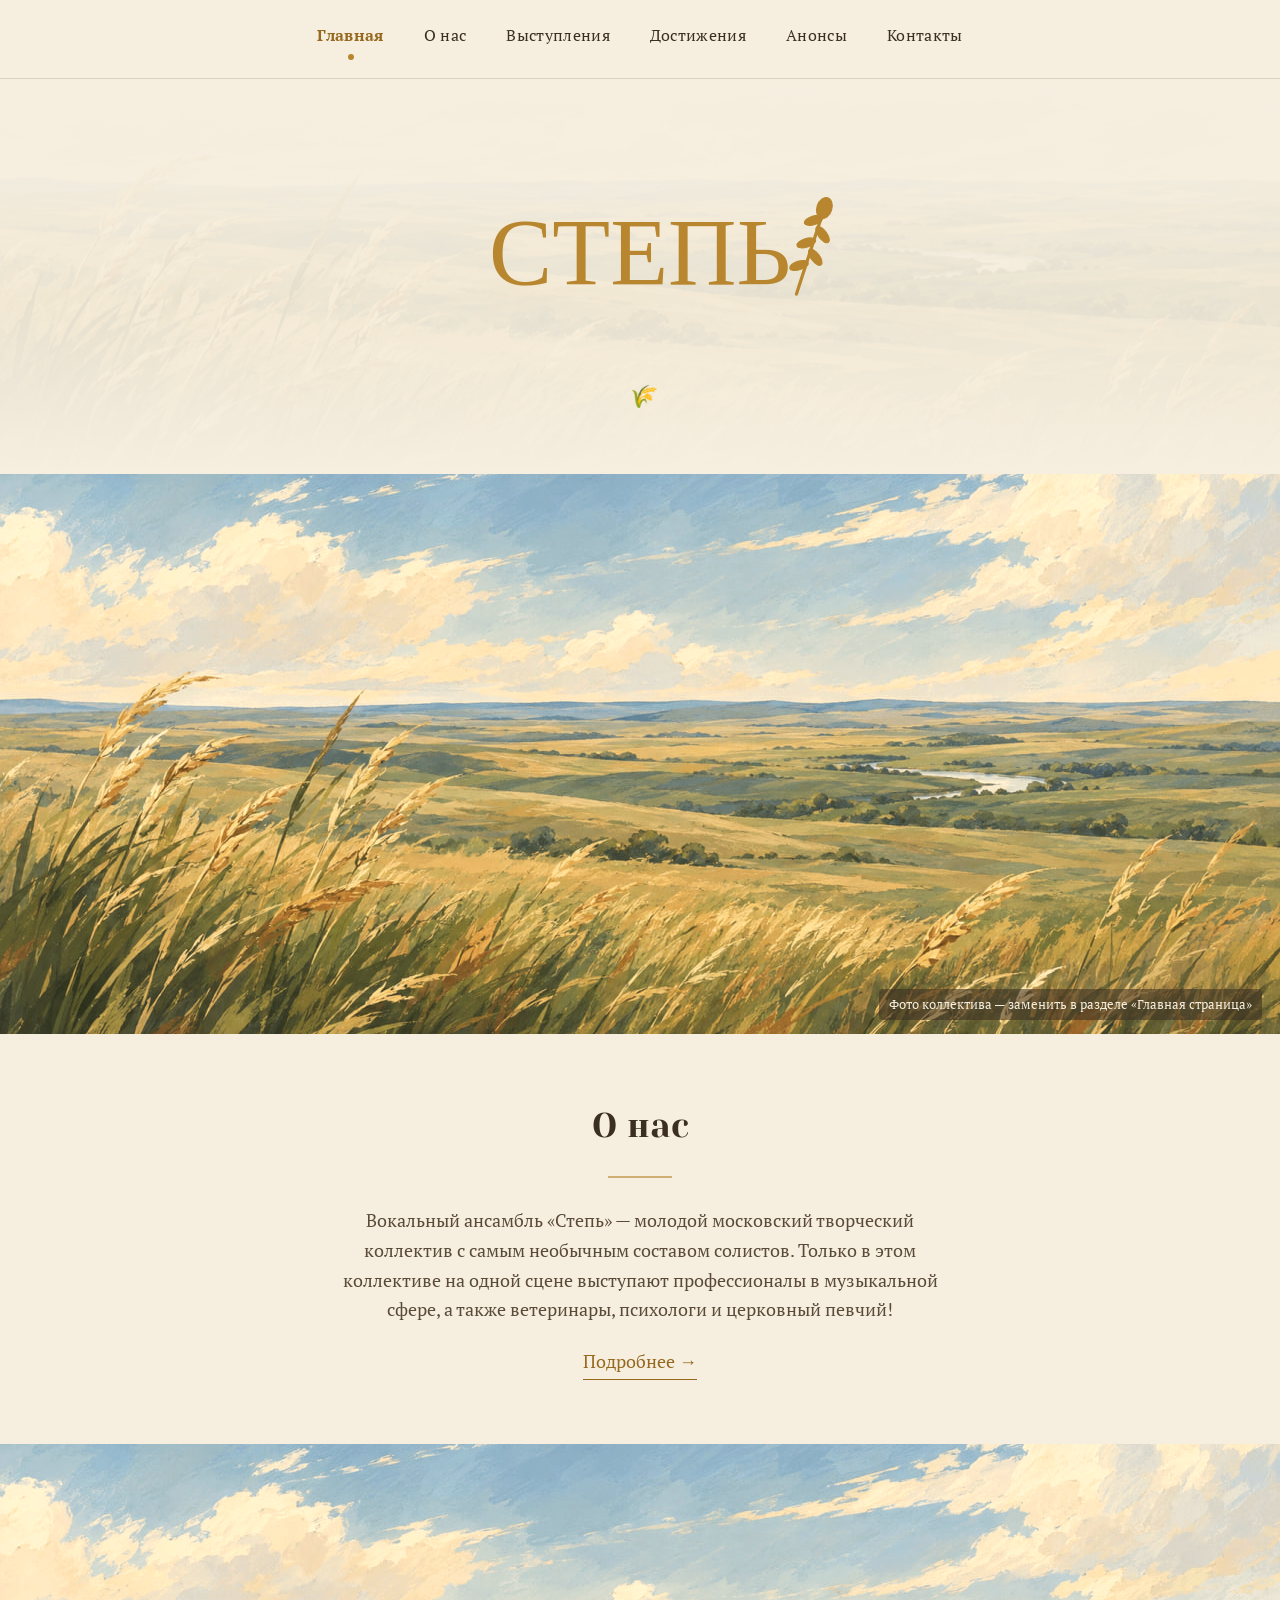
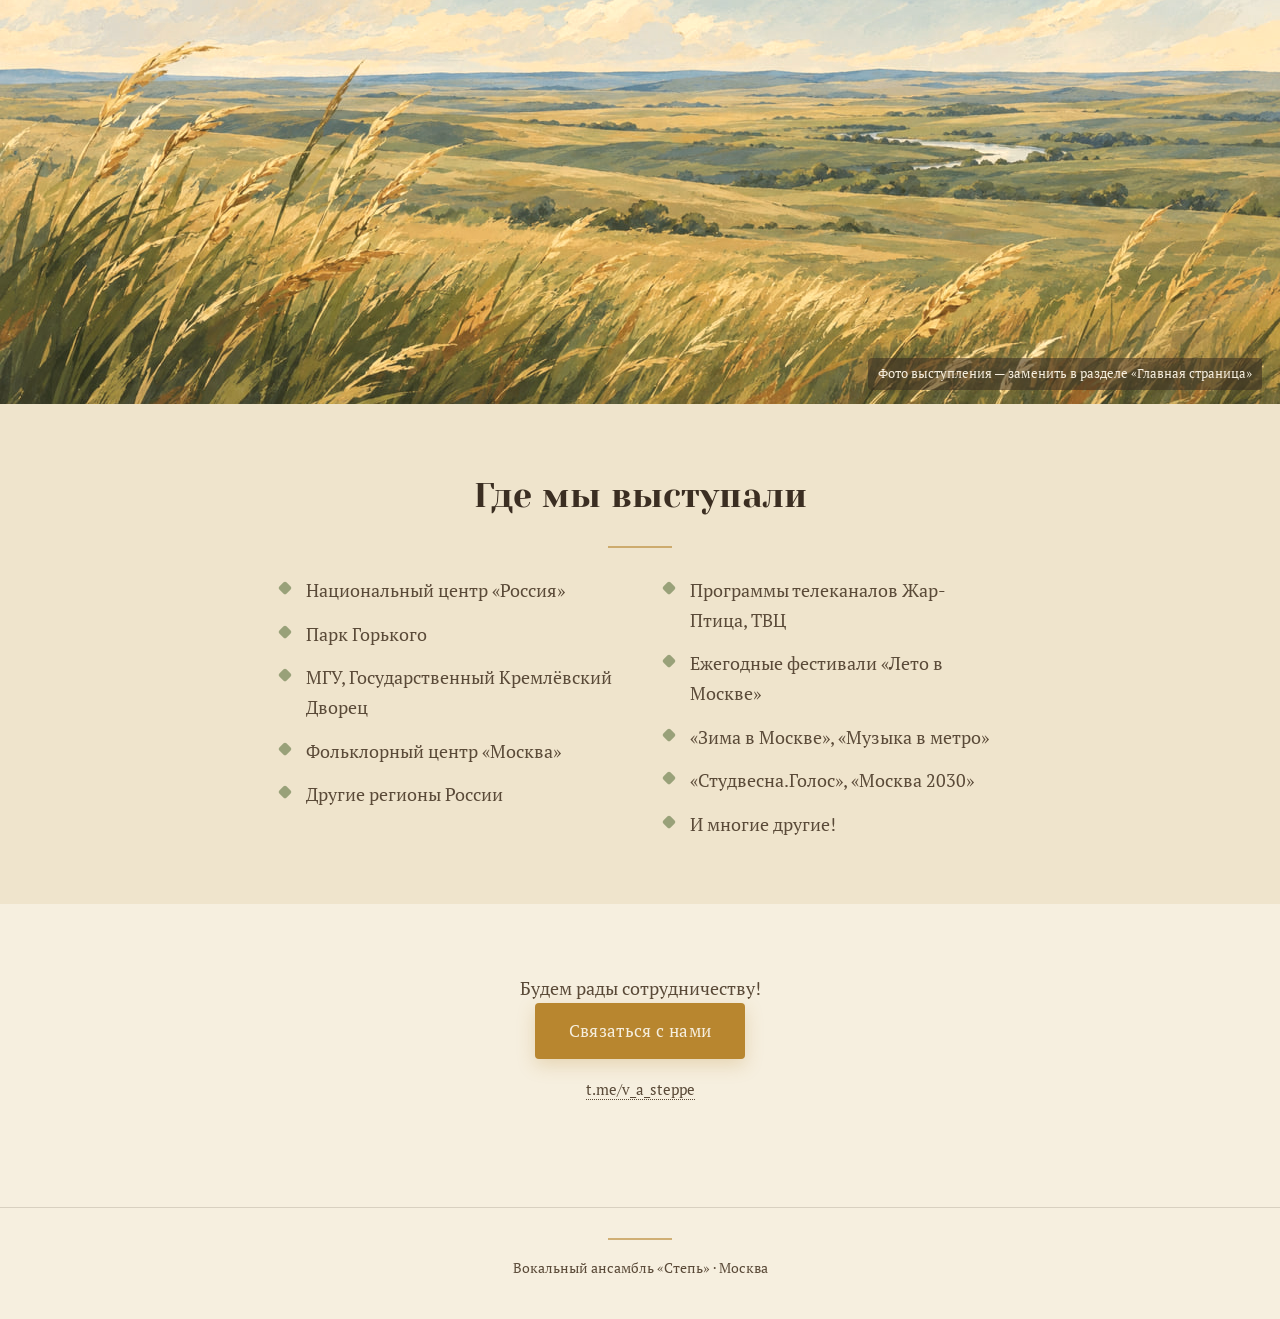
<file: index.html>
<!doctype html>
<html lang="ru">
<head>
<meta charset="utf-8">
<meta name="viewport" content="width=device-width, initial-scale=1">
<title>Степь — вокальный ансамбль</title>
<meta name="description" content="Вокальный ансамбль «Степь» — молодой московский творческий коллектив.">
<link rel="stylesheet" href="css/style.css">
</head>
<body>

<header class="site-header">
  <nav class="site-nav">
    <a href="index.html" class="active">Главная</a>
    <a href="about.html">О нас</a>
    <a href="video.html">Выступления</a>
    <a href="achievements.html">Достижения</a>
    <a href="announcements.html">Анонсы</a>
    <a href="contacts.html">Контакты</a>
  </nav>
</header>

<section class="hero">
  <div class="hero__bg" data-hero-bg style="background-image:url('images/steppe-field.jpg')"></div>
  <div class="hero__inner">
    <div class="logo-slot">
      <!-- Тестовый логотип — замените images/logo-placeholder.svg (или site.json → logoImage) на финальный логотип -->
      <img src="images/logo-placeholder.svg" alt="Степь" data-logo-img>
    </div>
    <p class="slogan"><span class="wheat-sway">🌾</span></p>
  </div>
</section>

<div class="photo-band">
  <img src="images/steppe-field.jpg" alt="Ансамбль «Степь»" data-hero-image>
  <span class="photo-band__caption">Фото коллектива — заменить в разделе «Главная страница»</span>
</div>

<section class="section reveal">
  <h2>О нас</h2>
  <div class="divider"></div>
  <p class="lede" data-about-teaser>Загрузка…</p>
  <a class="link-more" href="about.html">Подробнее →</a>
</section>

<div class="photo-band">
  <img src="images/steppe-field.jpg" alt="Выступление ансамбля «Степь»" data-second-image>
  <span class="photo-band__caption">Фото выступления — заменить в разделе «Главная страница»</span>
</div>

<section class="section section--alt reveal">
  <h2>Где мы выступали</h2>
  <div class="divider"></div>
  <ul class="venues" data-venues></ul>
</section>

<section class="cta reveal">
  <p class="lede">Будем рады сотрудничеству!</p>
  <a class="btn" href="https://t.me/v_a_steppe" data-cta-btn>Связаться с нами</a>
  <p class="cta__contact">
    <a href="https://t.me/v_a_steppe" data-telegram-handle>t.me/v_a_steppe</a>
  </p>
</section>

<footer class="site-footer">
  <div class="divider"></div>
  Вокальный ансамбль «Степь» · Москва
</footer>

<script src="js/content.js"></script>
<script src="js/main.js"></script>
<script>Content.renderHome();</script>
</body>
</html>
</file>
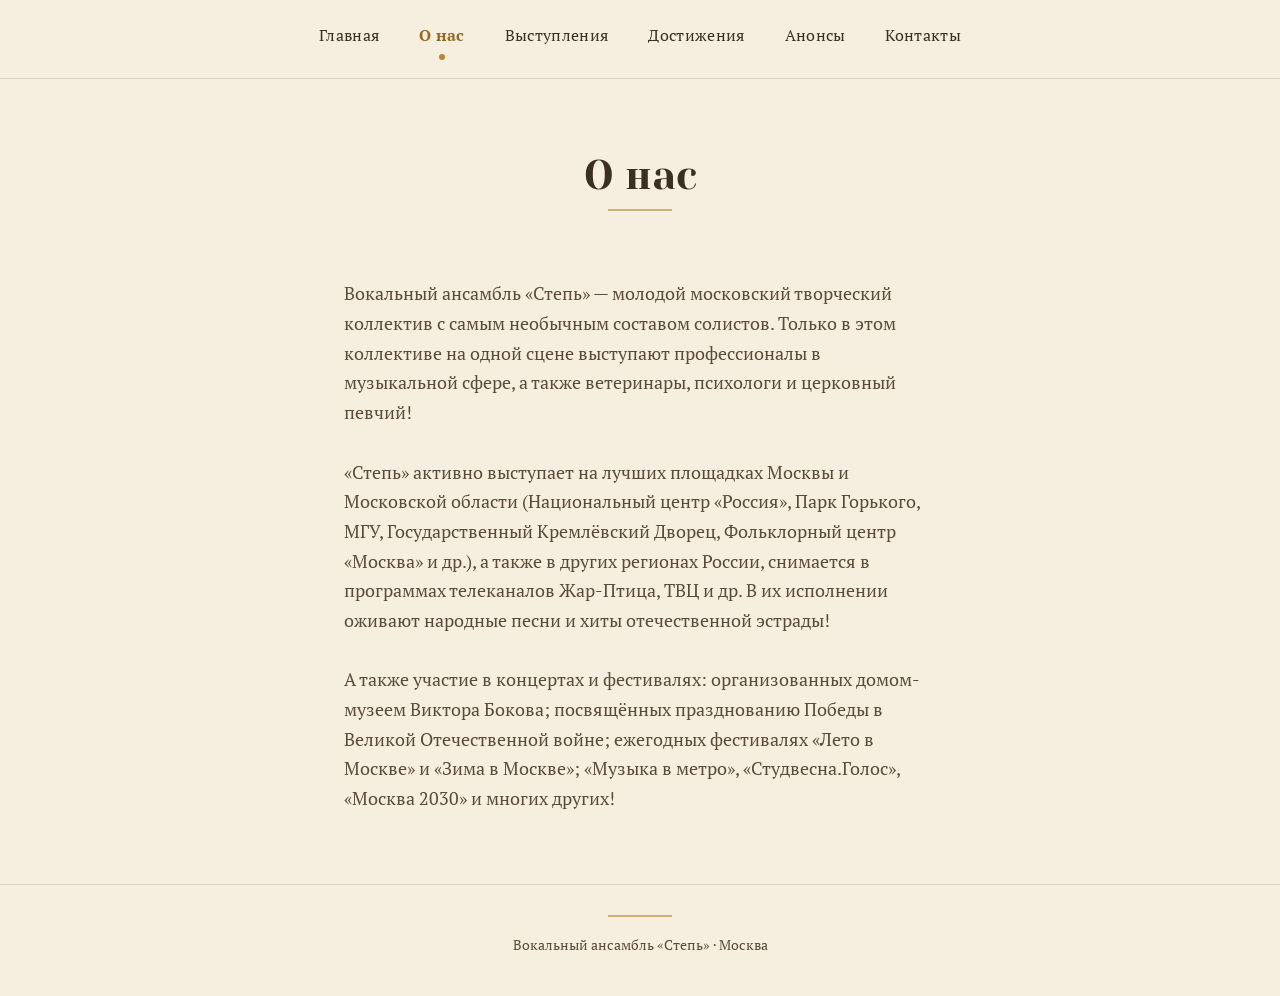
<file: about.html>
<!doctype html>
<html lang="ru">
<head>
<meta charset="utf-8">
<meta name="viewport" content="width=device-width, initial-scale=1">
<title>О нас — Степь</title>
<link rel="stylesheet" href="css/style.css">
</head>
<body>

<header class="site-header">
  <nav class="site-nav">
    <a href="index.html">Главная</a>
    <a href="about.html" class="active">О нас</a>
    <a href="video.html">Выступления</a>
    <a href="achievements.html">Достижения</a>
    <a href="announcements.html">Анонсы</a>
    <a href="contacts.html">Контакты</a>
  </nav>
</header>

<section class="page-hero reveal">
  <h1>О нас</h1>
  <div class="divider"></div>
</section>

<p class="about-text reveal" data-about-full>Загрузка…</p>

<footer class="site-footer">
  <div class="divider"></div>
  Вокальный ансамбль «Степь» · Москва
</footer>

<script src="js/content.js"></script>
<script src="js/main.js"></script>
<script>Content.renderAbout();</script>
</body>
</html>
</file>
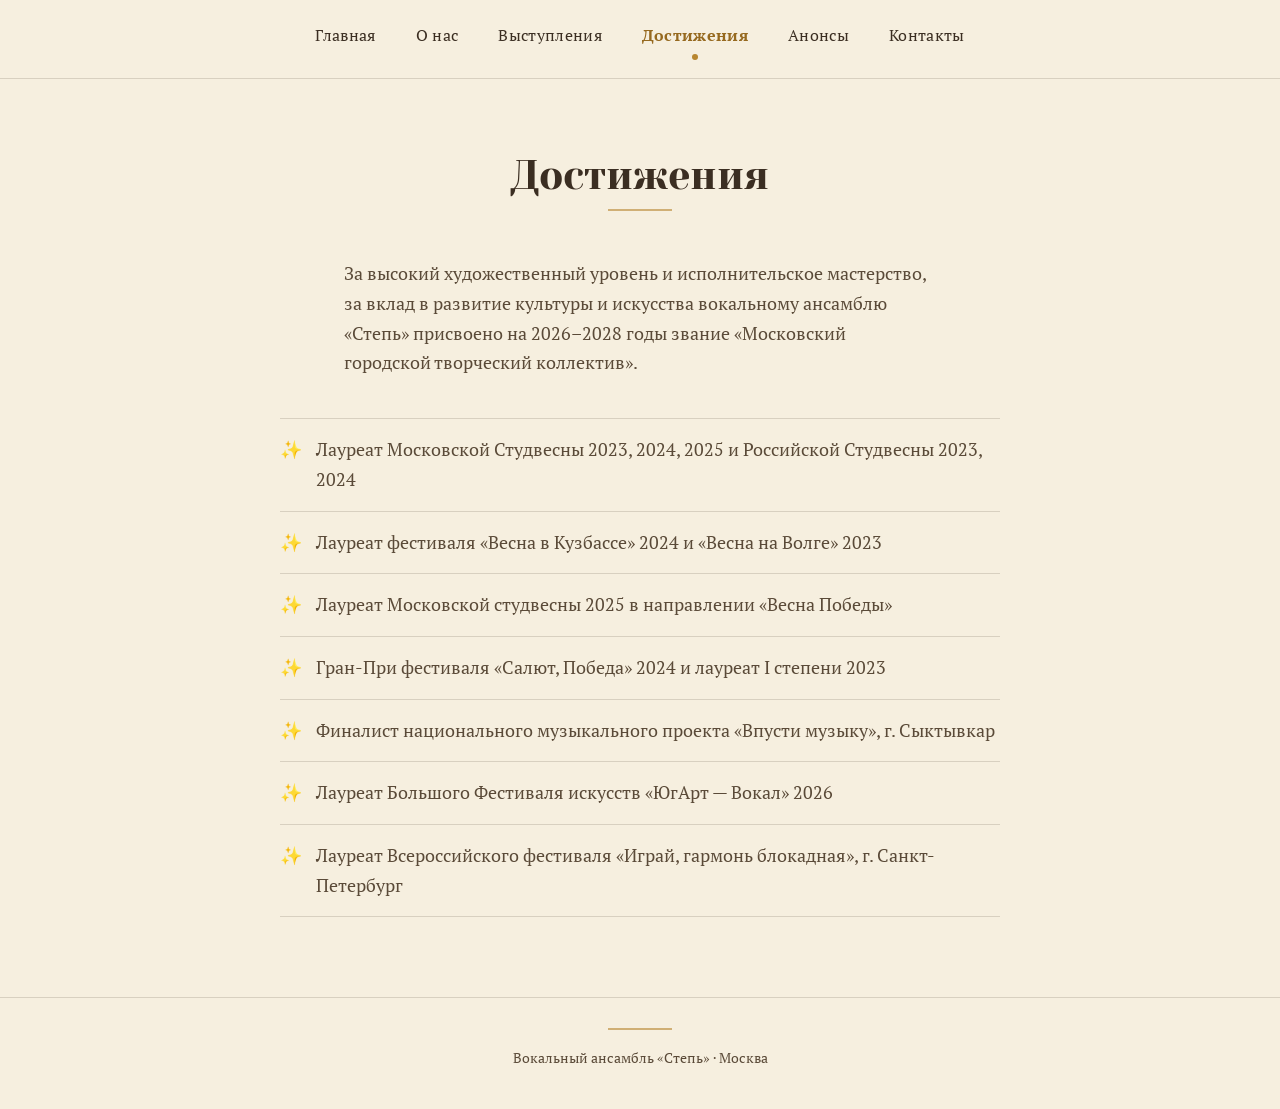
<file: achievements.html>
<!doctype html>
<html lang="ru">
<head>
<meta charset="utf-8">
<meta name="viewport" content="width=device-width, initial-scale=1">
<title>Достижения — Степь</title>
<link rel="stylesheet" href="css/style.css">
</head>
<body>

<header class="site-header">
  <nav class="site-nav">
    <a href="index.html">Главная</a>
    <a href="about.html">О нас</a>
    <a href="video.html">Выступления</a>
    <a href="achievements.html" class="active">Достижения</a>
    <a href="announcements.html">Анонсы</a>
    <a href="contacts.html">Контакты</a>
  </nav>
</header>

<section class="page-hero reveal">
  <h1>Достижения</h1>
  <div class="divider"></div>
</section>

<p class="lede reveal" style="max-width:640px;margin:0 auto 40px;padding:0 24px;" data-achievements-status>Загрузка…</p>

<ul class="achievements reveal" style="padding-bottom:80px;" data-achievements-list></ul>

<footer class="site-footer">
  <div class="divider"></div>
  Вокальный ансамбль «Степь» · Москва
</footer>

<script src="js/content.js"></script>
<script src="js/main.js"></script>
<script>Content.renderAchievements();</script>
</body>
</html>
</file>
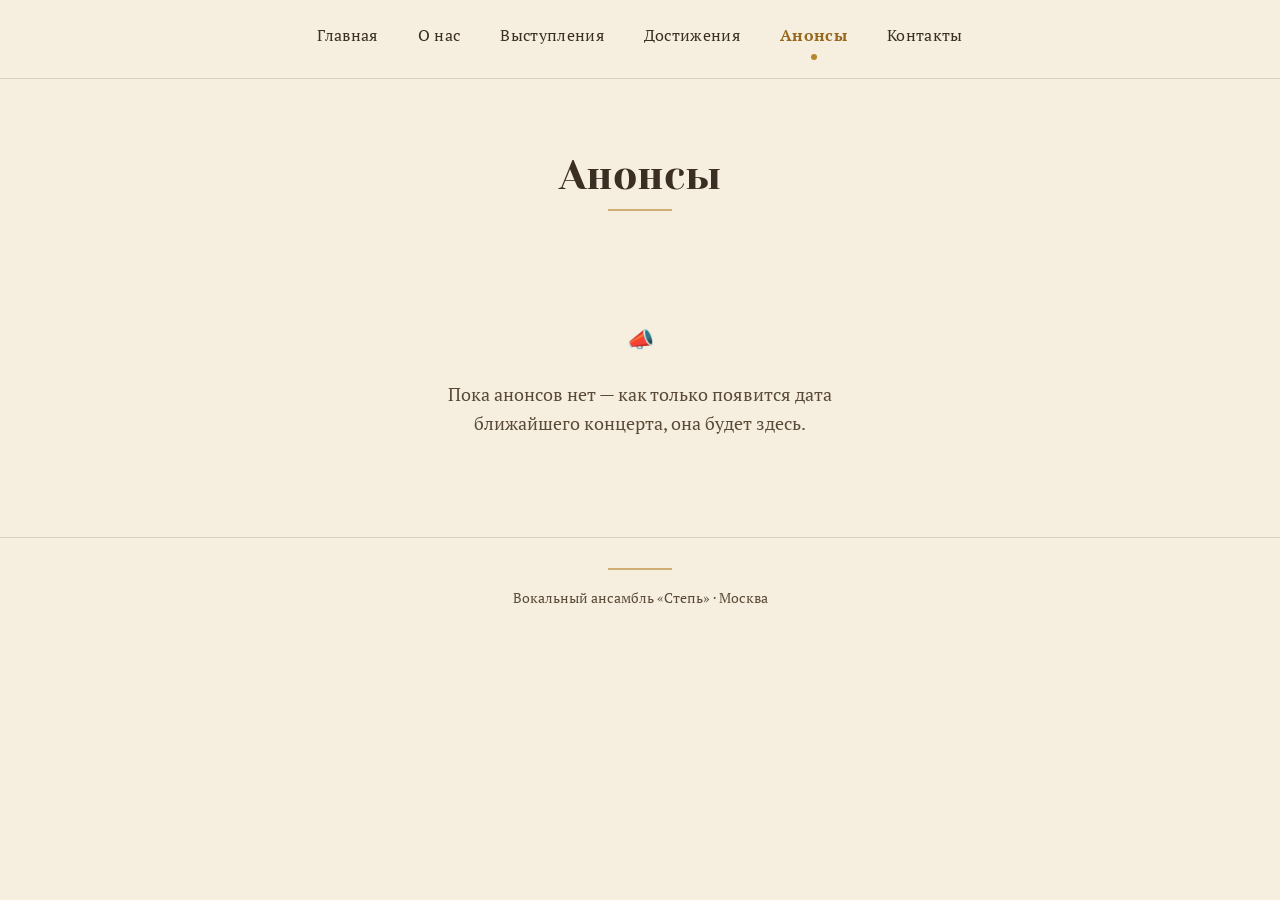
<file: announcements.html>
<!doctype html>
<html lang="ru">
<head>
<meta charset="utf-8">
<meta name="viewport" content="width=device-width, initial-scale=1">
<title>Анонсы — Степь</title>
<link rel="stylesheet" href="css/style.css">
</head>
<body>

<header class="site-header">
  <nav class="site-nav">
    <a href="index.html">Главная</a>
    <a href="about.html">О нас</a>
    <a href="video.html">Выступления</a>
    <a href="achievements.html">Достижения</a>
    <a href="announcements.html" class="active">Анонсы</a>
    <a href="contacts.html">Контакты</a>
  </nav>
</header>

<section class="page-hero reveal">
  <h1>Анонсы</h1>
  <div class="divider"></div>
</section>

<div class="announcements" data-announcements></div>
<div class="empty-state" data-announcements-empty style="display:none">
  <p class="spark">📣</p>
  <p>Пока анонсов нет — как только появится дата ближайшего концерта, она будет здесь.</p>
</div>

<footer class="site-footer">
  <div class="divider"></div>
  Вокальный ансамбль «Степь» · Москва
</footer>

<script src="js/content.js"></script>
<script src="js/main.js"></script>
<script>Content.renderAnnouncements();</script>
</body>
</html>
</file>
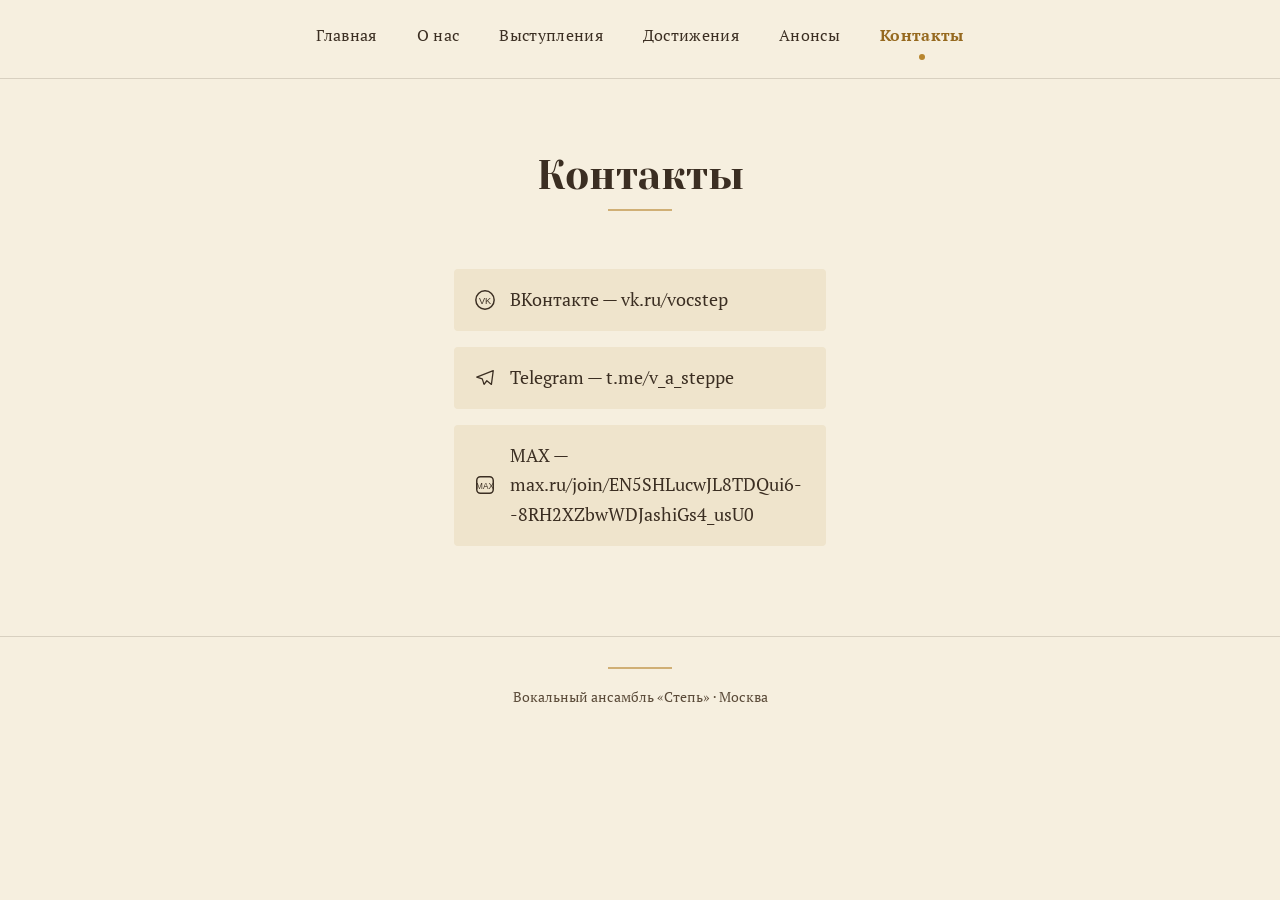
<file: contacts.html>
<!doctype html>
<html lang="ru">
<head>
<meta charset="utf-8">
<meta name="viewport" content="width=device-width, initial-scale=1">
<title>Контакты — Степь</title>
<link rel="stylesheet" href="css/style.css">
</head>
<body>

<header class="site-header">
  <nav class="site-nav">
    <a href="index.html">Главная</a>
    <a href="about.html">О нас</a>
    <a href="video.html">Выступления</a>
    <a href="achievements.html">Достижения</a>
    <a href="announcements.html">Анонсы</a>
    <a href="contacts.html" class="active">Контакты</a>
  </nav>
</header>

<section class="page-hero reveal">
  <h1>Контакты</h1>
  <div class="divider"></div>
</section>

<div class="contacts-list reveal">
  <a class="contact-link" href="#" data-contact-vk target="_blank" rel="noopener">
    <svg class="contact-link__icon" viewBox="0 0 24 24"><circle cx="12" cy="12" r="10" fill="none" stroke="currentColor" stroke-width="1.6"/><text x="12" y="16" text-anchor="middle" font-size="10" fill="currentColor" font-family="sans-serif">VK</text></svg>
    <span>ВКонтакте — <span data-contact-label>vk.ru/vocstep</span></span>
  </a>
  <a class="contact-link" href="#" data-contact-telegram target="_blank" rel="noopener">
    <svg class="contact-link__icon" viewBox="0 0 24 24"><path d="M21 4 3 11l6 2 2 6 3-4 5 4 2-15z" fill="none" stroke="currentColor" stroke-width="1.4" stroke-linejoin="round"/></svg>
    <span>Telegram — <span data-contact-label>t.me/v_a_steppe</span></span>
  </a>
  <a class="contact-link" href="#" data-contact-max target="_blank" rel="noopener">
    <svg class="contact-link__icon" viewBox="0 0 24 24"><rect x="3" y="3" width="18" height="18" rx="4" fill="none" stroke="currentColor" stroke-width="1.6"/><text x="12" y="16" text-anchor="middle" font-size="9" fill="currentColor" font-family="sans-serif">MAX</text></svg>
    <span>MAX — <span data-contact-label>перейти в чат</span></span>
  </a>
</div>

<footer class="site-footer">
  <div class="divider"></div>
  Вокальный ансамбль «Степь» · Москва
</footer>

<script src="js/content.js"></script>
<script src="js/main.js"></script>
<script>Content.renderContacts();</script>
</body>
</html>
</file>
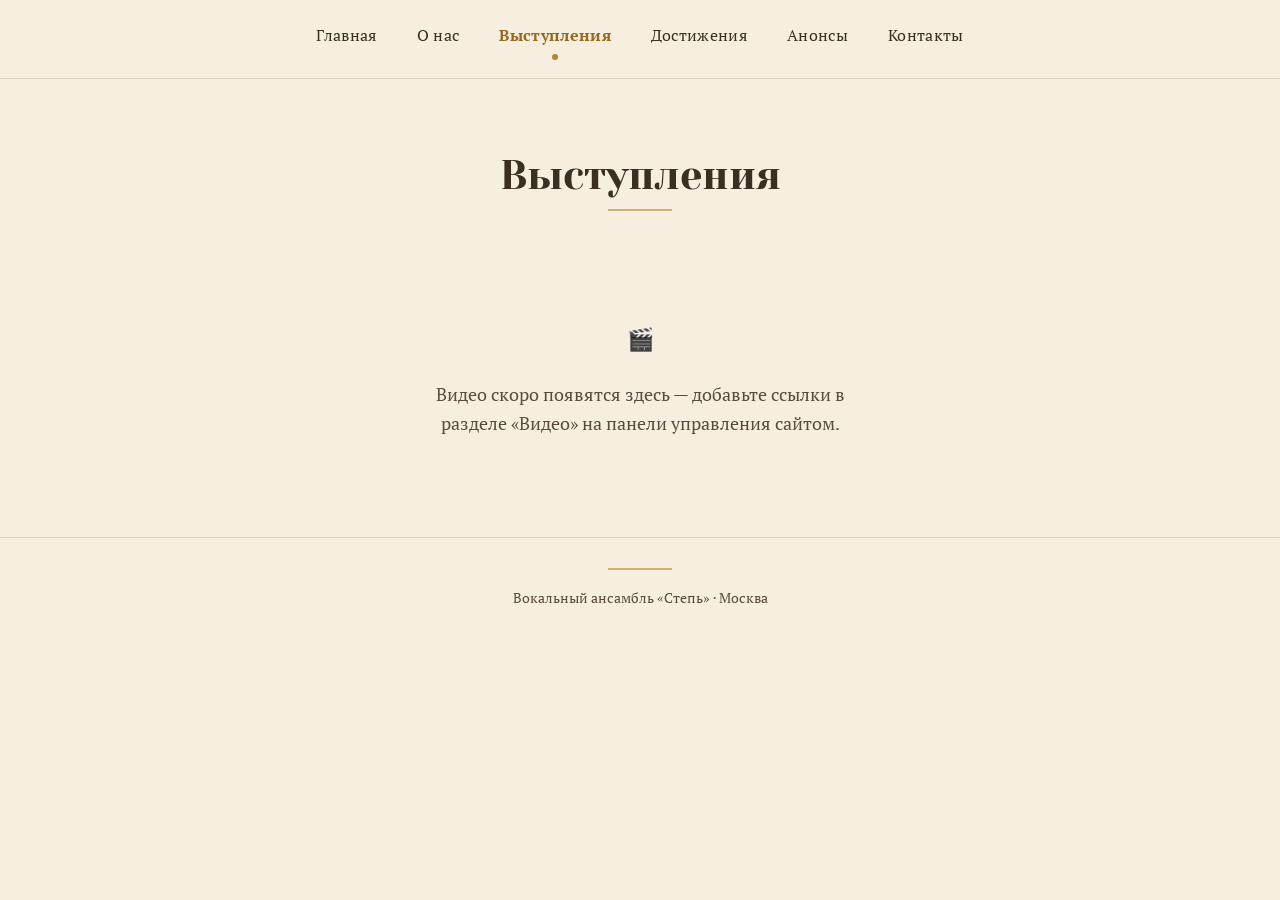
<file: video.html>
<!doctype html>
<html lang="ru">
<head>
<meta charset="utf-8">
<meta name="viewport" content="width=device-width, initial-scale=1">
<title>Выступления — Степь</title>
<link rel="stylesheet" href="css/style.css">
</head>
<body>

<header class="site-header">
  <nav class="site-nav">
    <a href="index.html">Главная</a>
    <a href="about.html">О нас</a>
    <a href="video.html" class="active">Выступления</a>
    <a href="achievements.html">Достижения</a>
    <a href="announcements.html">Анонсы</a>
    <a href="contacts.html">Контакты</a>
  </nav>
</header>

<section class="page-hero reveal">
  <h1>Выступления</h1>
  <div class="divider"></div>
</section>

<div class="video-grid" data-video-grid></div>
<div class="empty-state" data-video-empty style="display:none">
  <p class="spark">🎬</p>
  <p>Видео скоро появятся здесь — добавьте ссылки в разделе «Видео» на панели управления сайтом.</p>
</div>

<footer class="site-footer">
  <div class="divider"></div>
  Вокальный ансамбль «Степь» · Москва
</footer>

<script src="js/content.js"></script>
<script src="js/main.js"></script>
<script>Content.renderVideo();</script>
</body>
</html>
</file>
<file: css/style.css>
/* =========================================================
   Степь — стили сайта
   Палитра и шрифты подобраны под макет ТЗ: тёплый пергамент,
   золото, приглушённая полынно-зелёная и небесная синева.
   ========================================================= */

@import url('https://fonts.googleapis.com/css2?family=Yeseva+One&family=PT+Serif:ital,wght@0,400;0,700;1,400&display=swap');

:root {
  --cream: #f6efdf;
  --cream-deep: #efe4cc;
  --ink: #3b2e22;
  --ink-soft: #5a4a38;
  --gold: #b8862f;
  --gold-deep: #96691f;
  --sage: #7c8b5e;
  --sky: #9db9cf;
  --line: rgba(59, 46, 34, 0.16);

  --font-display: 'Yeseva One', 'PT Serif', serif;
  --font-body: 'PT Serif', Georgia, serif;

  --container: 960px;
  --radius: 4px;
  --ease: cubic-bezier(.22, .61, .36, 1);
}

* { box-sizing: border-box; }

html {
  scroll-behavior: smooth;
}

body {
  margin: 0;
  background: var(--cream);
  color: var(--ink);
  font-family: var(--font-body);
  font-size: 18px;
  line-height: 1.65;
  -webkit-font-smoothing: antialiased;
}

img { max-width: 100%; display: block; }

a { color: inherit; }

.wrap {
  max-width: var(--container);
  margin: 0 auto;
  padding: 0 28px;
}

/* ---------- Навигация ---------- */

.site-header {
  position: sticky;
  top: 0;
  z-index: 40;
  background: rgba(246, 239, 223, 0.92);
  backdrop-filter: blur(6px);
  border-bottom: 1px solid var(--line);
}

.site-nav {
  display: flex;
  justify-content: center;
  gap: 40px;
  padding: 22px 28px;
  flex-wrap: wrap;
}

.site-nav a {
  position: relative;
  text-decoration: none;
  color: var(--ink);
  font-size: 16px;
  letter-spacing: 0.02em;
  padding-bottom: 8px;
  transition: color .25s var(--ease);
}

.site-nav a::after {
  content: "";
  position: absolute;
  left: 50%;
  bottom: 0;
  width: 0;
  height: 2px;
  background: var(--gold);
  transition: width .3s var(--ease), left .3s var(--ease);
}

.site-nav a:hover { color: var(--gold-deep); }
.site-nav a:hover::after { width: 100%; left: 0; }

.site-nav a.active {
  color: var(--gold-deep);
  font-weight: 700;
}

.site-nav a.active::after {
  width: 6px;
  height: 6px;
  left: 50%;
  margin-left: -3px;
  border-radius: 50%;
  bottom: -4px;
}

/* ---------- Герой на главной ---------- */

.hero {
  position: relative;
  text-align: center;
  padding: 90px 24px 60px;
  overflow: hidden;
}

.hero__bg {
  position: absolute;
  inset: 0;
  background-size: cover;
  background-position: center 65%;
  opacity: 0.22;
  filter: saturate(0.85);
  transform: translateY(0);
  will-change: transform;
}

.hero__bg::after {
  content: "";
  position: absolute;
  inset: 0;
  background: linear-gradient(180deg, var(--cream) 0%, rgba(246,239,223,0.55) 55%, var(--cream) 100%);
}

.hero__inner { position: relative; z-index: 1; }

.logo-slot {
  display: inline-block;
  max-width: 560px;
  width: 90%;
  animation: rise-in .9s var(--ease) both;
}

.logo-slot img { width: 100%; height: auto; }

.slogan {
  margin: 6px 0 0;
  font-family: var(--font-body);
  font-style: italic;
  color: var(--ink-soft);
  font-size: 22px;
  animation: rise-in .9s var(--ease) .15s both;
}

.slogan::before,
.slogan::after {
  content: "";
}

/* мягкое покачивание — как колос на ветру, единственная "живая" деталь */
.wheat-sway {
  display: inline-block;
  transform-origin: bottom center;
  animation: sway 4.5s ease-in-out infinite;
}

@keyframes sway {
  0%, 100% { transform: rotate(-2.5deg); }
  50% { transform: rotate(2.5deg); }
}

@keyframes rise-in {
  from { opacity: 0; transform: translateY(18px); }
  to { opacity: 1; transform: translateY(0); }
}

/* ---------- Фотобаннеры ---------- */

.photo-band {
  position: relative;
  width: 100%;
  aspect-ratio: 16 / 7;
  overflow: hidden;
  background: var(--cream-deep);
}

.photo-band img {
  width: 100%;
  height: 100%;
  object-fit: cover;
  filter: sepia(0.18) saturate(1.05);
}

.photo-band__caption {
  position: absolute;
  right: 18px;
  bottom: 14px;
  background: rgba(59,46,34,0.55);
  color: var(--cream);
  font-size: 13px;
  padding: 5px 10px;
  border-radius: var(--radius);
  font-family: var(--font-body);
}

/* ---------- Секции ---------- */

.section {
  padding: 64px 24px;
  text-align: center;
}

.section--alt { background: var(--cream-deep); }

.section h2 {
  font-family: var(--font-display);
  font-weight: 400;
  font-size: 34px;
  color: var(--ink);
  margin: 0 0 22px;
}

.divider {
  width: 64px;
  height: 2px;
  background: var(--gold);
  margin: 0 auto 28px;
  opacity: 0.6;
}

.lede {
  max-width: 640px;
  margin: 0 auto;
  color: var(--ink-soft);
}

.lede + .lede { margin-top: 14px; }

.reveal {
  opacity: 0;
  transform: translateY(14px) rotate(-0.6deg);
  transition: opacity .7s var(--ease), transform .7s var(--ease);
}

.reveal.is-visible {
  opacity: 1;
  transform: translateY(0) rotate(0);
}

.link-more {
  display: inline-block;
  margin-top: 22px;
  color: var(--gold-deep);
  text-decoration: none;
  border-bottom: 1px solid var(--gold-deep);
  padding-bottom: 2px;
  transition: opacity .2s var(--ease);
}

.link-more:hover { opacity: 0.7; }

/* ---------- Список площадок ---------- */

.venues {
  max-width: 720px;
  margin: 0 auto;
  columns: 2;
  column-gap: 48px;
  text-align: left;
  list-style: none;
  padding: 0;
}

.venues li {
  break-inside: avoid;
  margin-bottom: 14px;
  padding-left: 26px;
  position: relative;
  color: var(--ink-soft);
}

.venues li::before {
  content: "";
  position: absolute;
  left: 0;
  top: 7px;
  width: 10px;
  height: 10px;
  background: var(--sage);
  border-radius: 2px;
  transform: rotate(45deg);
  opacity: 0.75;
}

/* ---------- Достижения ---------- */

.achievements {
  max-width: 720px;
  margin: 0 auto;
  text-align: left;
  list-style: none;
  padding: 0;
}

.achievements li {
  padding: 16px 0;
  border-top: 1px solid var(--line);
  display: flex;
  gap: 14px;
  color: var(--ink-soft);
}

.achievements li:last-child { border-bottom: 1px solid var(--line); }

.achievements .spark {
  color: var(--gold);
  flex: none;
  transition: transform .3s var(--ease);
}

.achievements li:hover .spark { transform: scale(1.3) rotate(10deg); }

/* ---------- CTA ---------- */

.cta {
  text-align: center;
  padding: 70px 24px 90px;
}

.btn {
  display: inline-block;
  background: var(--gold);
  color: var(--cream);
  text-decoration: none;
  padding: 14px 34px;
  border-radius: var(--radius);
  font-family: var(--font-body);
  font-size: 17px;
  letter-spacing: 0.02em;
  transition: transform .25s var(--ease), background .25s var(--ease), box-shadow .25s var(--ease);
  box-shadow: 0 6px 18px rgba(184, 134, 47, 0.25);
}

.btn:hover {
  background: var(--gold-deep);
  transform: translateY(-2px);
  box-shadow: 0 10px 22px rgba(184, 134, 47, 0.32);
}

.cta__contact {
  margin-top: 18px;
  color: var(--ink-soft);
  font-size: 15px;
}

.cta__contact a { text-decoration: none; border-bottom: 1px dotted var(--ink-soft); }

/* ---------- Внутренние страницы ---------- */

.page-hero {
  text-align: center;
  padding: 64px 24px 20px;
}

.page-hero h1 {
  font-family: var(--font-display);
  font-weight: 400;
  font-size: 40px;
  margin: 0;
}

.about-text {
  max-width: 640px;
  margin: 0 auto;
  color: var(--ink-soft);
  white-space: pre-line;
  padding: 20px 24px 70px;
}

.empty-state {
  max-width: 480px;
  margin: 0 auto;
  padding: 40px 24px 80px;
  color: var(--ink-soft);
  text-align: center;
}

.empty-state .spark { color: var(--gold); font-size: 22px; }

/* видео */

.video-grid {
  max-width: 820px;
  margin: 0 auto;
  padding: 10px 24px 80px;
  display: grid;
  grid-template-columns: repeat(auto-fit, minmax(260px, 1fr));
  gap: 24px;
}

.video-card {
  background: var(--cream-deep);
  border-radius: var(--radius);
  overflow: hidden;
}

.video-card iframe { width: 100%; aspect-ratio: 16/9; border: 0; display: block; }

.video-card__title {
  padding: 12px 14px;
  font-size: 15px;
  color: var(--ink-soft);
}

/* анонсы */

.announcements {
  max-width: 640px;
  margin: 0 auto;
  padding: 10px 24px 80px;
  text-align: left;
}

.announcement {
  border-top: 1px solid var(--line);
  padding: 20px 0;
}

.announcement:last-child { border-bottom: 1px solid var(--line); }

.announcement__date {
  color: var(--gold-deep);
  font-size: 14px;
  margin-bottom: 4px;
}

.announcement__title {
  font-family: var(--font-display);
  font-weight: 400;
  font-size: 22px;
  margin: 0 0 6px;
}

.announcement__text { color: var(--ink-soft); margin: 0; }

/* контакты */

.contacts-list {
  max-width: 420px;
  margin: 0 auto;
  padding: 10px 24px 90px;
  display: flex;
  flex-direction: column;
  gap: 16px;
}

.contact-link {
  display: flex;
  align-items: center;
  gap: 14px;
  padding: 16px 20px;
  background: var(--cream-deep);
  border-radius: var(--radius);
  text-decoration: none;
  color: var(--ink);
  transition: transform .25s var(--ease), box-shadow .25s var(--ease);
}

.contact-link:hover {
  transform: translateY(-2px);
  box-shadow: 0 8px 20px rgba(59,46,34,0.12);
}

.contact-link__icon {
  width: 22px;
  height: 22px;
  flex: none;
  fill: var(--gold-deep);
}

/* ---------- Подвал ---------- */

.site-footer {
  border-top: 1px solid var(--line);
  padding: 30px 24px 40px;
  text-align: center;
  color: var(--ink-soft);
  font-size: 14px;
}

.site-footer .divider { margin-bottom: 16px; }

/* ---------- Адаптив ---------- */

@media (max-width: 640px) {
  body { font-size: 16.5px; }
  .site-nav { gap: 20px 26px; padding: 16px 20px; }
  .hero { padding: 60px 18px 40px; }
  .section { padding: 48px 18px; }
  .venues { columns: 1; }
  .section h2 { font-size: 28px; }
  .page-hero h1 { font-size: 32px; }
}

/* ---------- Уважаем пользователей с чувствительностью к движению ---------- */

@media (prefers-reduced-motion: reduce) {
  * {
    animation-duration: 0.001ms !important;
    animation-iteration-count: 1 !important;
    transition-duration: 0.001ms !important;
    scroll-behavior: auto !important;
  }
}

/* фокус для доступности */
a:focus-visible, button:focus-visible {
  outline: 2px solid var(--gold-deep);
  outline-offset: 3px;
}
</file>
